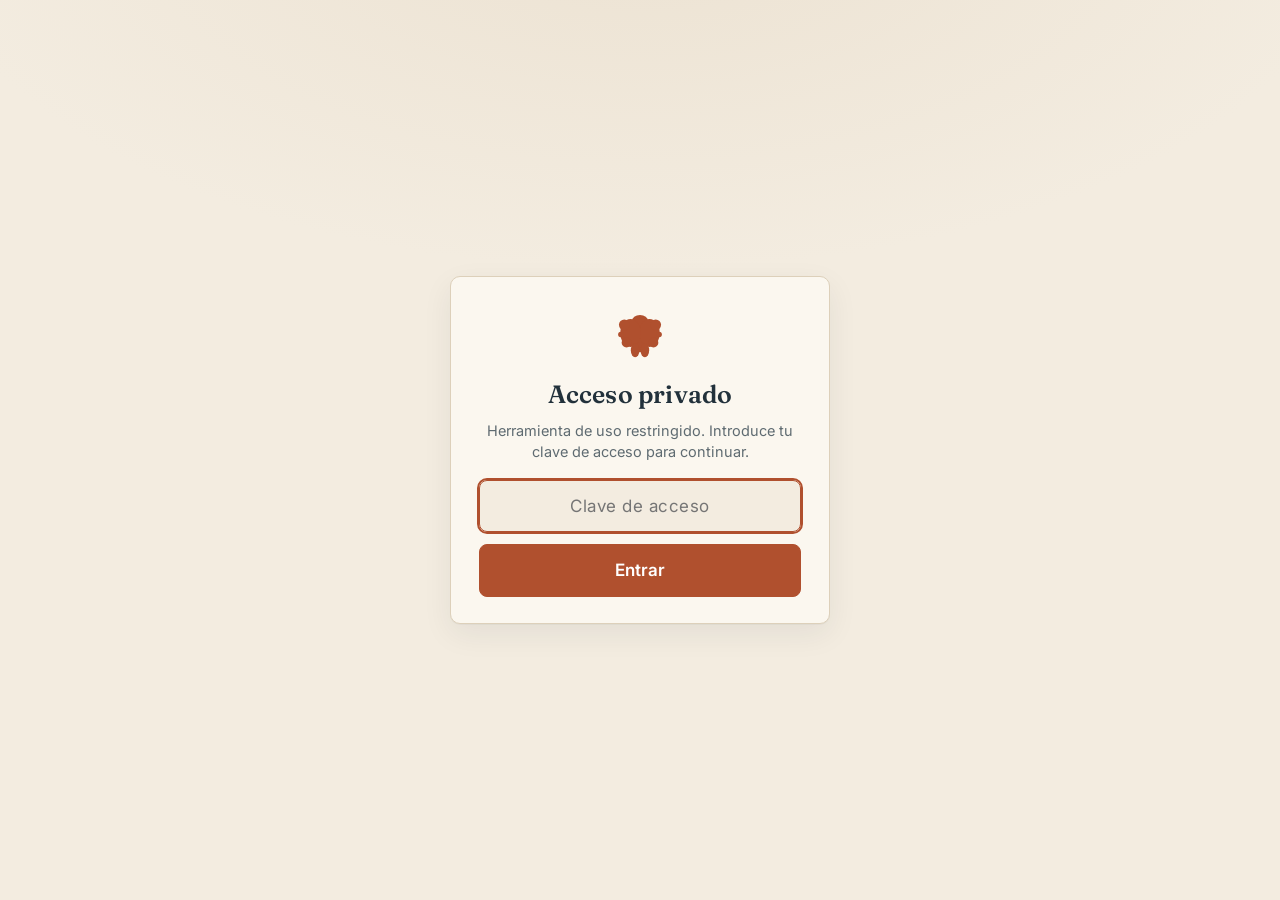
<file: index.html>
<!DOCTYPE html>
<html lang="es">
<head>
  <meta charset="utf-8">
  <meta name="viewport" content="width=device-width, initial-scale=1, viewport-fit=cover">
  <title>Neuro-Screening — Cuestionarios</title>
  <link rel="icon" type="image/svg+xml" href="favicon.svg">
  <meta name="theme-color" content="#f3ece0">
  <link rel="preconnect" href="https://fonts.googleapis.com">
  <link rel="preconnect" href="https://fonts.gstatic.com" crossorigin>
  <link href="https://fonts.googleapis.com/css2?family=Fraunces:opsz,wght@9..144,400;9..144,500;9..144,600&family=Inter:wght@400;500;600;700&display=swap" rel="stylesheet">
  <link rel="stylesheet" href="assets/css/style.css?v=2">
</head>
<body>
  <header class="topbar">
    <div class="wrap">
      <a class="brand" href="index.html"><span class="blot-mark"></span><span><b>Neuro-Screening</b><small>Cuestionarios</small></span></a>
    </div>
  </header>

  <main class="wrap">
    <section class="hero">
      <span class="blot-deco" aria-hidden="true"></span>
      <h1>Cuestionarios</h1>
      <p class="lede">Versiones digitales de varios cuestionarios de cribado, pensadas para rellenar cómodamente
        en ordenador, tablet o iPad.</p>
    </section>

    <div class="disclaimer">
      <strong>Privacidad ante todo:</strong> esta web no tiene servidor ni cuentas. <strong>No se guarda ni se
      envía ningún dato personal.</strong> Tus respuestas se guardan únicamente en este dispositivo y solo se
      comparten si tú generas y envías un enlace. Estos cuestionarios son herramientas de cribado y
      <strong>no constituyen un diagnóstico</strong>.
    </div>

    <section id="datos" class="datos-card">
      <h2>Usuarios</h2>
      <p class="datos-note">Cada usuario guarda sus propias respuestas en este dispositivo. Cambia de usuario
        para rellenar los cuestionarios con otro perfil. No se envía nada a ningún sitio.</p>
      <div class="user-bar">
        <label for="user-select">Usuario activo</label>
        <select id="user-select"></select>
        <button type="button" class="btn-sm" id="user-add">+ Añadir</button>
        <button type="button" class="btn-sm danger" id="user-del">Eliminar</button>
      </div>
      <div class="meta-fields" id="profile-fields"></div>
    </section>

    <div class="landing-actions">
      <button type="button" class="btn primary" id="btn-print-all">Exportar todos los tests completados a PDF</button>
      <button type="button" class="btn" id="btn-share-all">Compartir todos los resultados (enlace)</button>
      <button type="button" class="btn ghost" id="btn-lock" title="Olvidar la clave en este dispositivo">Cerrar acceso</button>
    </div>

    <div class="grid" id="grid"></div>

    <footer class="foot">Uso personal y educativo · Sin servidor · Sin sesiones · Sin datos personales</footer>
  </main>

  <div id="print-all"></div>

  <script src="assets/js/crypto.js"></script>
  <script src="assets/js/share.js"></script>
  <script src="assets/js/blot.js"></script>
  <script src="assets/js/engine.js"></script>
  <script src="assets/js/gate.js"></script>
  <script>
   NeuroGate.require(function () {
    (function () {
      var sel = document.getElementById('user-select');
      var pf = document.getElementById('profile-fields');
      var grid = document.getElementById('grid');

      // --- User switcher ---
      function userLabel(u) { return (u.alias && u.alias.trim()) || 'Sin nombre'; }

      function renderUserSelect() {
        sel.innerHTML = '';
        var cur = NeuroUsers.currentId();
        NeuroUsers.all().forEach(function (u) {
          var o = document.createElement('option');
          o.value = u.id; o.textContent = userLabel(u);
          if (u.id === cur) o.selected = true;
          sel.appendChild(o);
        });
      }

      // --- Profile fields for the active user ---
      function renderFields() {
        pf.innerHTML = '';
        var user = NeuroUsers.current();
        NeuroUsers.fields.forEach(function (f) {
          var wrap = document.createElement('div'); wrap.className = 'field';
          var lab = document.createElement('label'); lab.textContent = f.label; lab.setAttribute('for', 'pf-' + f.key);
          var inp = document.createElement('input');
          inp.id = 'pf-' + f.key; inp.type = f.type || 'text'; inp.placeholder = f.ph || '';
          inp.value = user[f.key] || '';
          inp.addEventListener('input', function () {
            var patch = {}; patch[f.key] = inp.value;
            NeuroUsers.update(NeuroUsers.currentId(), patch);
            if (f.key === 'alias') {
              var opt = sel.querySelector('option[value="' + NeuroUsers.currentId() + '"]');
              if (opt) opt.textContent = userLabel(NeuroUsers.current());
            }
          });
          wrap.appendChild(lab); wrap.appendChild(inp); pf.appendChild(wrap);
        });
      }

      // --- Test cards (with per-user completion status) ---
      function txt(f) { return (f && (f.latam || f.verbatim || f.es)) || f || ''; }
      function renderCards() {
        grid.innerHTML = '';
        var uid = NeuroUsers.currentId();
        var tests = NeuroTests.all();
        tests.forEach(function (t, i) {
          var state = NeuroUsers.testState(uid, t.id);
          var done = Object.keys(state.a).length, total = t.items.length;
          var cls = done === 0 ? 'none' : (done < total ? 'partial' : 'done');
          var label = done === 0 ? 'Sin empezar' : (done < total ? (done + '/' + total + ' respondidas') : '✓ Completado');

          var a = document.createElement('a');
          a.className = 'card';
          a.href = 'test.html?t=' + t.id;
          if (t.color) a.style.setProperty('--ink-accent', t.color);
          var est = NeuroUtil.estMinutes(t.items.length);
          var tags = '<span class="tag">' + t.items.length + ' ítems</span>' +
                     '<span class="tag">≈ ' + est + ' min</span>';
          if (t.copyrighted) tags += '<span class="tag copyright">Con copyright</span>';
          a.innerHTML =
            '<span class="blot-deco" aria-hidden="true">' + NeuroBlot.svg(i) + '</span>' +
            '<div class="idx">' + ('0' + (i + 1)).slice(-2) + ' · ' + (t.code || t.id).toUpperCase() + '</div>' +
            '<h3>' + txt(t.title) + '</h3>' +
            '<div class="meta">' + (t.summary || '') + '</div>' +
            '<div class="card-status ' + cls + '">' + label + '</div>' +
            '<div class="tags">' + tags + '</div>';
          grid.appendChild(a);
        });
        if (!tests.length) grid.innerHTML = '<p>Aún no hay cuestionarios cargados.</p>';
      }

      function refreshAll() { renderUserSelect(); renderFields(); renderCards(); }

      sel.addEventListener('change', function () { NeuroUsers.setCurrent(sel.value); renderFields(); renderCards(); });
      document.getElementById('user-add').addEventListener('click', function () {
        NeuroUsers.add({}); refreshAll();
        var first = pf.querySelector('input'); if (first) first.focus();
      });
      document.getElementById('user-del').addEventListener('click', function () {
        var u = NeuroUsers.current();
        if (!confirm('¿Eliminar el usuario «' + userLabel(u) + '» y todas sus respuestas en este dispositivo?')) return;
        NeuroUsers.remove(NeuroUsers.currentId()); refreshAll();
      });
      document.getElementById('btn-print-all').addEventListener('click', function () { NeuroEngine.printAllCompleted(); });
      document.getElementById('btn-share-all').addEventListener('click', function () { NeuroEngine.shareAllLink(); });

      refreshAll();

      // --- Brand + hero inkblots ---
      var bm = document.querySelector('.brand .blot-mark');
      if (bm) bm.innerHTML = NeuroBlot.svg(1, { blur: 0.8 });
      var hero = document.querySelector('.hero .blot-deco');
      if (hero) hero.innerHTML = NeuroBlot.svg(0);

      var lock = document.getElementById('btn-lock');
      if (lock) lock.addEventListener('click', function () {
        if (confirm('¿Cerrar el acceso en este dispositivo? Tendrás que volver a introducir tu clave.')) NeuroGate.lock();
      });
    })();
   });
  </script>
</body>
</html>
</file>
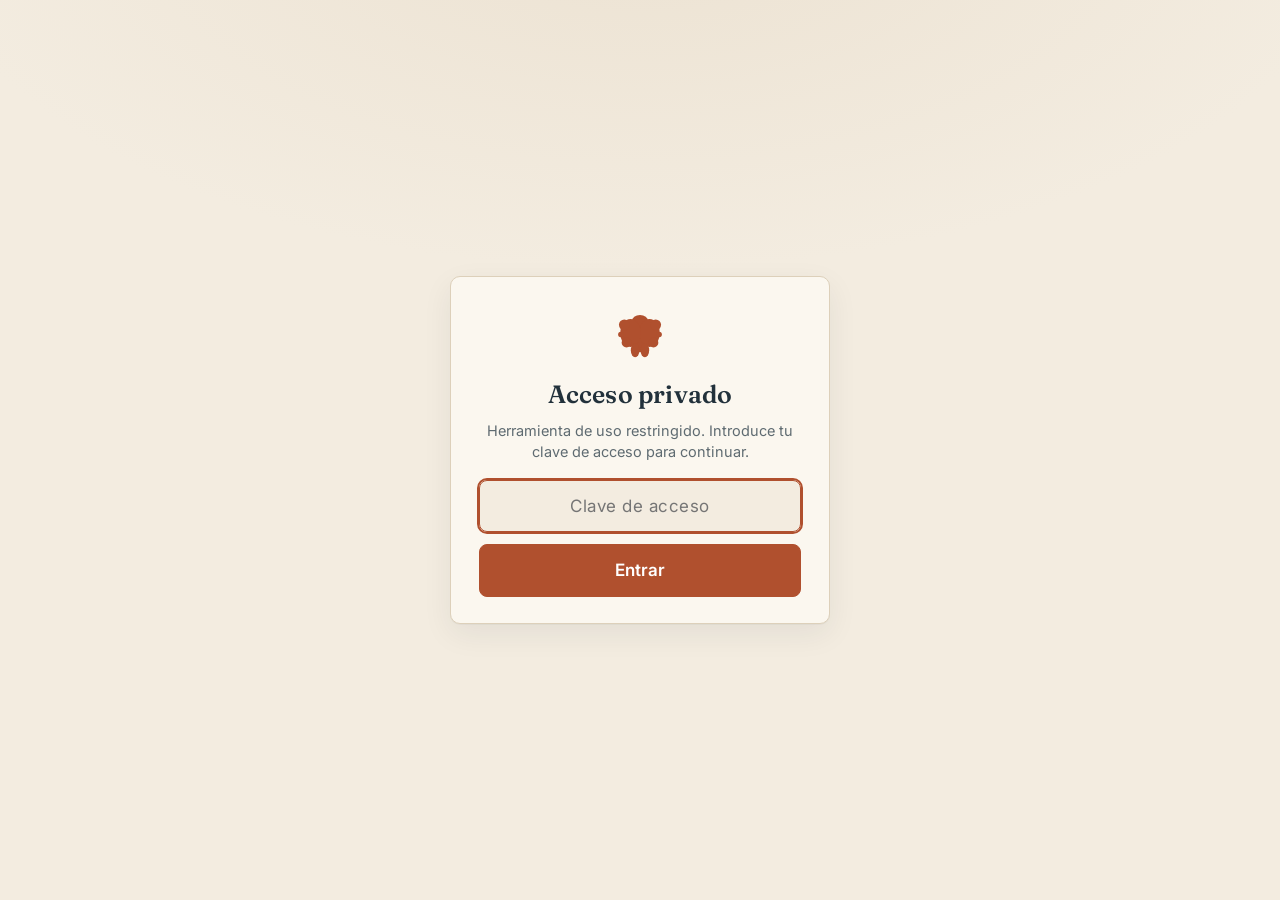
<file: resultados.html>
<!DOCTYPE html>
<html lang="es">
<head>
  <meta charset="utf-8">
  <meta name="viewport" content="width=device-width, initial-scale=1, viewport-fit=cover">
  <meta name="robots" content="noindex">
  <title>Resultados compartidos — Neuro-Screening</title>
  <link rel="icon" type="image/svg+xml" href="favicon.svg">
  <meta name="theme-color" content="#f3ece0">
  <link rel="preconnect" href="https://fonts.googleapis.com">
  <link rel="preconnect" href="https://fonts.gstatic.com" crossorigin>
  <link href="https://fonts.googleapis.com/css2?family=Fraunces:opsz,wght@9..144,400;9..144,500;9..144,600&family=Inter:wght@400;500;600;700&display=swap" rel="stylesheet">
  <link rel="stylesheet" href="assets/css/style.css?v=2">
</head>
<body>
  <header class="topbar no-print">
    <div class="wrap">
      <a class="brand" href="index.html"><span class="blot-mark"></span><span><b>Neuro-Screening</b><small>Cuestionarios</small></span></a>
      <span class="spacer"></span>
      <a class="backlink" href="index.html">‹ Todos los tests</a>
    </div>
  </header>

  <main class="wrap">
    <div class="disclaimer no-print">
      <strong>Resultados compartidos:</strong> esta página solo muestra los datos incluidos en el enlace.
      No se guarda ni se envía nada, y tus propios cuestionarios en este dispositivo no se modifican.
      Esto <strong>no es un diagnóstico</strong>.
    </div>

    <div class="share-head no-print" id="share-head" hidden>
      <h1>Resultados compartidos</h1>
      <p class="sub" id="share-sub"></p>
      <div class="landing-actions">
        <button type="button" class="btn primary" id="btn-print">Exportar a PDF</button>
      </div>
    </div>

    <div id="doc"><p class="loading">Cargando resultados…</p></div>
  </main>

  <!-- Access-gated viewer: the recipient unlocks with their own key, which decrypts
       the test modules; the link itself carries only the compact answer data (?all=). -->
  <script src="assets/js/crypto.js"></script>
  <script src="assets/js/share.js"></script>
  <script src="assets/js/blot.js"></script>
  <script src="assets/js/engine.js"></script>
  <script src="assets/js/gate.js"></script>
  <script>
   NeuroGate.require(function () {
      var bm = document.querySelector('.brand .blot-mark');
      if (bm && window.NeuroBlot) bm.innerHTML = NeuroBlot.svg(1, { blur: 0.8 });

      var doc = document.getElementById('doc');
      var enc = new URLSearchParams(location.search).get('all');
      if (!enc) { doc.innerHTML = '<div class="disclaimer">Este enlace no contiene resultados. <a href="index.html">Volver al inicio</a>.</div>'; return; }

      NeuroShare.decodeAsync(enc).then(function (model) {
        if (!model) { doc.innerHTML = '<div class="disclaimer">No se pudo leer este enlace.</div>'; return; }
        var res = NeuroEngine.renderShared(model, 'doc');
        if (!res) return; // renderShared already printed an error
        var head = document.getElementById('share-head');
        var who = (res.meta.alias && res.meta.alias.trim()) || 'Sin nombre';
        document.getElementById('share-sub').textContent =
          who + ' · ' + res.count + ' test(s)' + (res.meta.fecha ? ' · ' + res.meta.fecha : '');
        head.hidden = false;
        document.getElementById('btn-print').addEventListener('click', function () { window.print(); });
      });
   });
  </script>
</body>
</html>
</file>
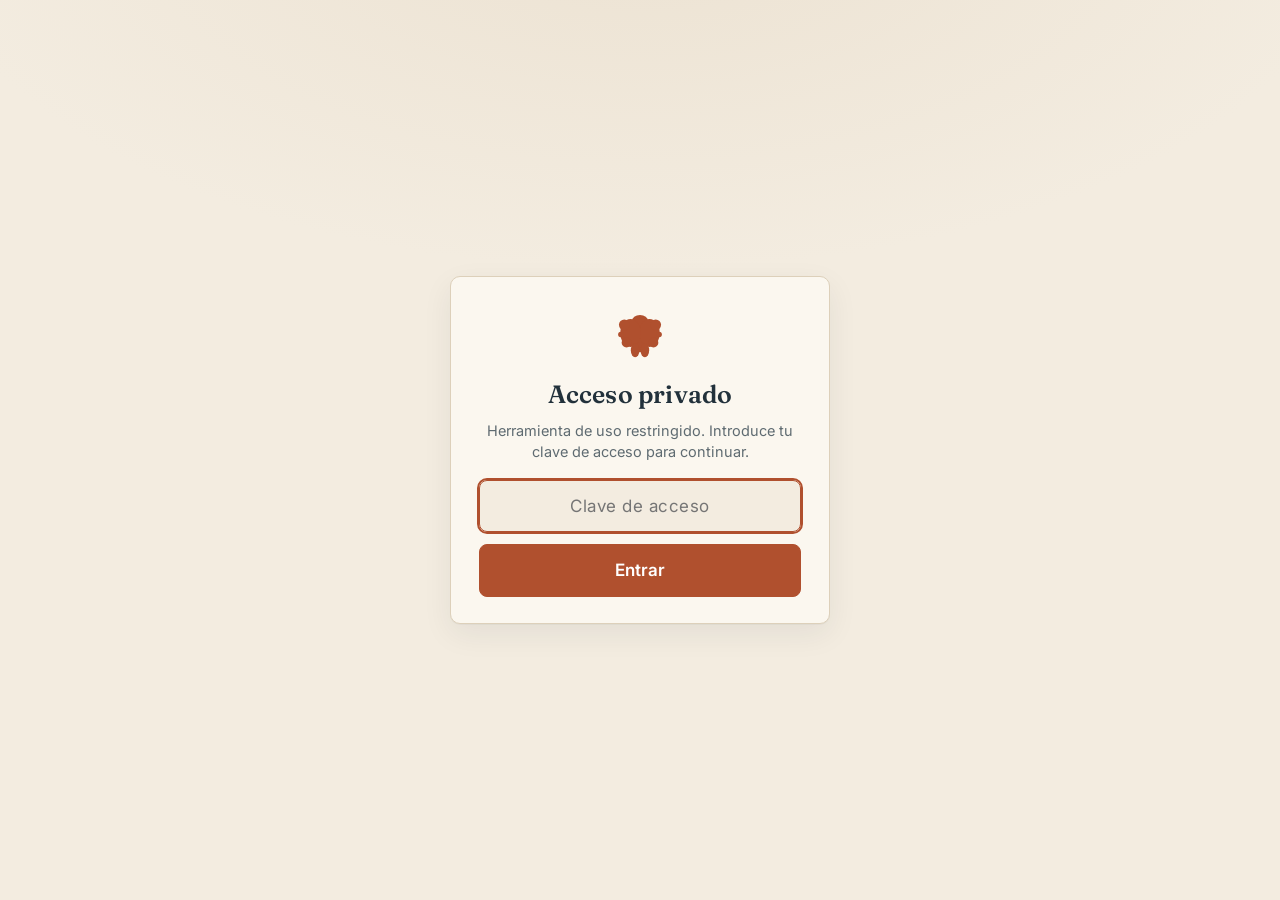
<file: test.html>
<!DOCTYPE html>
<html lang="es">
<head>
  <meta charset="utf-8">
  <meta name="viewport" content="width=device-width, initial-scale=1, viewport-fit=cover">
  <meta name="robots" content="noindex">
  <title>Test — Neuro-Screening</title>
  <link rel="icon" type="image/svg+xml" href="favicon.svg">
  <meta name="theme-color" content="#f3ece0">
  <link rel="preconnect" href="https://fonts.googleapis.com">
  <link rel="preconnect" href="https://fonts.gstatic.com" crossorigin>
  <link href="https://fonts.googleapis.com/css2?family=Fraunces:opsz,wght@9..144,400;9..144,500;9..144,600&family=Inter:wght@400;500;600;700&display=swap" rel="stylesheet">
  <link rel="stylesheet" href="assets/css/style.css?v=2">
</head>
<body>
  <header class="topbar no-print">
    <div class="wrap">
      <a class="brand" href="index.html"><span class="blot-mark"></span><span><b>Neuro-Screening</b><small>Cuestionarios</small></span></a>
      <span class="spacer"></span>
      <a class="backlink" href="index.html">‹ Todos los tests</a>
    </div>
  </header>

  <main class="wrap">
    <div class="disclaimer no-print">
      <strong>Privacidad:</strong> nada se envía ni se guarda en ningún servidor. Tus respuestas viven solo
      en este dispositivo (y en el enlace que tú decidas compartir). No se recogen datos personales.
      Esto <strong>no es un diagnóstico</strong>.
    </div>
    <div id="app"></div>
    <footer class="foot">Solo para uso personal y educativo. Comenta cualquier resultado con un profesional cualificado.</footer>
  </main>

  <!-- core -->
  <script src="assets/js/crypto.js"></script>
  <script src="assets/js/share.js"></script>
  <script src="assets/js/blot.js"></script>
  <script src="assets/js/engine.js"></script>
  <script src="assets/js/gate.js"></script>
  <script>
    NeuroGate.require(function () {
      NeuroEngine.start('app');
      var bm = document.querySelector('.brand .blot-mark');
      if (bm && window.NeuroBlot) bm.innerHTML = NeuroBlot.svg(1, { blur: 0.8 });
    });
  </script>
</body>
</html>
</file>
<file: assets/css/style.css>
/* ============================================================
   Neuro-Screening — "Rorschach editorial"
   Mid-century psychology editorial: warm paper + ink, Fraunces
   serif display, grotesque body, symmetric inkblot motif.
   Each test carries its own ink (--ink-accent) for separation.
   Form area stays calm + legible; art lives in the chrome.
   ============================================================ */
:root {
  --paper:    #f3ece0;
  --paper-2:  #ece2d2;
  --surface:  #fbf7ef;
  --surface-2:#f1e9da;
  --ink:      #22313b;
  --ink-soft: #5f6b71;
  --line:     #ddd0ba;
  --line-2:   #cdbda0;
  --ink-accent: #b0502e;     /* overridden per test by the engine */
  --accent-tint: #f0e7d8;    /* recomputed per test via color-mix */
  --warn-bg:  #f6eccf;
  --warn-line:#dcc079;
  --danger:   #9d3b2f;
  --radius: 10px;
  --shadow: 0 1px 0 rgba(34,49,59,.04), 0 10px 30px rgba(34,49,59,.07);
  --maxw: 840px;
  --font-display: "Fraunces", Georgia, "Times New Roman", serif;
  --font: "Inter", -apple-system, BlinkMacSystemFont, "Segoe UI", Roboto, sans-serif;
}

* { box-sizing: border-box; }
html { -webkit-text-size-adjust: 100%; }
body {
  margin: 0;
  font-family: var(--font);
  color: var(--ink);
  background-color: var(--paper);
  background-image:
    radial-gradient(circle at 50% 0, rgba(176,80,46,.04), transparent 60%);
  line-height: 1.55;
  font-size: 17px;
  --accent-tint: color-mix(in srgb, var(--ink-accent) 12%, var(--surface));
}
a { color: var(--ink-accent); text-underline-offset: 2px; }

.wrap { max-width: var(--maxw); margin: 0 auto; padding: 0 20px; }

/* ---------- Inkblot motif ---------- */
.blot { display: block; width: 100%; height: 100%; color: var(--ink-accent); }
.blot-deco { position: absolute; pointer-events: none; opacity: .13; z-index: 0; }
.blot-mark { width: 30px; height: 30px; flex: none; opacity: .9; }

/* ---------- Top bar ---------- */
.topbar {
  background: color-mix(in srgb, var(--paper) 86%, #fff);
  border-bottom: 1px solid var(--line);
  position: sticky; top: 0; z-index: 30;
  backdrop-filter: saturate(1.1) blur(2px);
}
.topbar .wrap { display: flex; align-items: center; gap: 12px; min-height: 60px; }
.topbar .brand { display: flex; align-items: center; gap: 11px; text-decoration: none; color: var(--ink); }
.topbar .brand .blot-mark { color: var(--ink-accent); }
.topbar .brand b { font-family: var(--font-display); font-weight: 600; font-size: 20px; letter-spacing: .2px; line-height: 1; }
.topbar .brand small { display: block; font-weight: 500; color: var(--ink-soft); font-size: 11px; letter-spacing: 1.4px; text-transform: uppercase; margin-top: 3px; }
.topbar .spacer { flex: 1; }
.backlink { text-decoration: none; color: var(--ink-accent); font-weight: 600; font-size: 14px; letter-spacing: .2px; }

/* ---------- Disclaimer ---------- */
.disclaimer {
  background: var(--warn-bg);
  border: 1px solid var(--warn-line);
  border-radius: var(--radius);
  padding: 14px 16px; margin: 18px 0;
  font-size: 14.5px; color: #5a4a1c;
}
.disclaimer strong { color: #463808; }

/* ---------- Landing hero ---------- */
.hero { position: relative; padding: 30px 0 6px; overflow: hidden; }
.hero h1 { font-family: var(--font-display); font-weight: 600; font-size: 44px; line-height: 1.02; letter-spacing: -.5px; margin: 0 0 8px; }
.hero .lede { color: var(--ink-soft); margin: 0 0 6px; max-width: 60ch; position: relative; z-index: 1; }
.hero .blot-deco { top: -26px; right: -40px; width: 220px; height: 220px; }

/* ---------- "Tus datos" card ---------- */
.datos-card {
  background: var(--surface); border: 1px solid var(--line);
  border-radius: var(--radius); padding: 20px; margin: 20px 0; box-shadow: var(--shadow);
}
.datos-card h2 { font-family: var(--font-display); font-weight: 600; margin: 0 0 4px; font-size: 22px; }
.datos-card .datos-note { margin: 0 0 14px; color: var(--ink-soft); font-size: 14px; }
.datos-card .meta-fields { margin: 0; border: 0; padding: 0; box-shadow: none; background: transparent; }

/* ---------- User switcher ---------- */
.user-bar { display: flex; flex-wrap: wrap; gap: 10px; align-items: center; margin: 0 0 16px; }
.user-bar label { font-size: 12px; color: var(--ink-soft); font-weight: 600; text-transform: uppercase; letter-spacing: .6px; }
.user-bar select {
  font: inherit; padding: 10px 12px; border: 1px solid var(--line);
  border-radius: 8px; background: var(--paper); color: var(--ink); min-width: 170px;
}
.user-bar select:focus { outline: 2px solid var(--ink-accent); border-color: var(--ink-accent); }
.btn-sm {
  font: inherit; font-weight: 600; cursor: pointer; min-height: 42px;
  border: 1px solid var(--line); background: var(--surface); color: var(--ink);
  padding: 9px 14px; border-radius: 8px;
}
.btn-sm:hover { background: var(--surface-2); }
.btn-sm.danger { color: var(--danger); border-color: #e6c3bc; }

/* ---------- Landing actions ---------- */
.landing-actions { display: flex; flex-wrap: wrap; gap: 10px; margin: 4px 0 22px; }

/* ---------- Per-card status ---------- */
.card-status { margin-top: 12px; font-size: 13px; font-weight: 600; position: relative; z-index: 1; }
.card-status.done { color: #2e7d52; }
.card-status.partial { color: var(--ink-accent); }
.card-status.none { color: var(--ink-soft); font-weight: 500; }

/* ---------- Version badge (test page) ---------- */
.version-badge {
  display: inline-flex; align-items: center; gap: 6px; cursor: default; user-select: none;
  font-size: 14px; color: var(--ink-soft);
  background: var(--paper); border: 1px solid var(--line); border-radius: 8px; padding: 9px 13px;
}
.version-badge b { color: var(--ink); font-weight: 600; }

/* Print-all container — hidden on screen, shown only while printing all tests */
#print-all { display: none; }

/* ---------- Shared results viewer (resultados.html) ---------- */
.share-head h1 { font-family: var(--font-display); font-weight: 600; font-size: 32px; margin: 20px 0 4px; letter-spacing: -.3px; }
.share-head .sub { color: var(--ink-soft); margin: 0 0 2px; }
.loading { color: var(--ink-soft); padding: 30px 0; }
.results-doc .print-test { margin: 8px 0 34px; }
.results-doc .print-test + .print-test { border-top: 1px solid var(--line); padding-top: 22px; }

/* ---------- Cards (landing) ---------- */
.grid { display: grid; grid-template-columns: 1fr; gap: 16px; margin: 8px 0 44px; }
@media (min-width: 640px) { .grid { grid-template-columns: 1fr 1fr; } }

.card {
  position: relative; overflow: hidden;
  display: flex; flex-direction: column;
  background: var(--surface);
  border: 1px solid var(--line);
  border-left: 5px solid var(--ink-accent);
  border-radius: var(--radius);
  padding: 20px 20px 18px;
  text-decoration: none; color: inherit;
  box-shadow: var(--shadow);
  transition: transform .14s ease, box-shadow .14s ease;
}
.card:hover { transform: translateY(-3px); box-shadow: 0 14px 36px rgba(34,49,59,.13); }
.card .blot-deco { top: -34px; right: -34px; width: 130px; height: 130px; opacity: .1; }
.card .idx { font-family: var(--font-display); font-weight: 500; color: var(--ink-accent); font-size: 14px; letter-spacing: 1px; margin-bottom: 6px; position: relative; z-index: 1; }
.card h3 { font-family: var(--font-display); font-weight: 600; margin: 0 0 6px; font-size: 21px; line-height: 1.12; position: relative; z-index: 1; }
.card .meta { color: var(--ink-soft); font-size: 14.5px; flex: 1; position: relative; z-index: 1; }
.card .tags { margin-top: 14px; display: flex; gap: 7px; flex-wrap: wrap; position: relative; z-index: 1; }
.tag { font-size: 12px; padding: 4px 11px; border-radius: 999px; background: var(--surface-2); color: var(--ink-soft); border: 1px solid var(--line); }
.tag.copyright { background: #f7e3df; color: var(--danger); border-color: #e6c3bc; }

/* ---------- Test header ---------- */
.test-head { position: relative; padding: 26px 0 6px; overflow: hidden; }
.test-head .blot-deco { top: -30px; right: -30px; width: 180px; height: 180px; }
.test-head .kicker { font-family: var(--font-display); color: var(--ink-accent); font-weight: 500; letter-spacing: 1px; font-size: 14px; position: relative; z-index: 1; }
.test-head h1 { font-family: var(--font-display); font-weight: 600; margin: 4px 0 6px; font-size: 33px; line-height: 1.06; letter-spacing: -.3px; position: relative; z-index: 1; max-width: 18ch; }
.test-head .sub { color: var(--ink-soft); margin: 0; position: relative; z-index: 1; }

/* ---------- Chips ---------- */
.chips { display: flex; flex-wrap: wrap; gap: 8px; margin-top: 14px; position: relative; z-index: 1; }
.chip {
  display: inline-flex; align-items: center; gap: 6px;
  font-size: 13px; font-weight: 600; color: var(--ink-soft);
  background: var(--surface); border: 1px solid var(--line);
  border-radius: 999px; padding: 6px 13px; line-height: 1;
}
.chip svg { width: 14px; height: 14px; flex: none; }
.chip-prog { color: var(--ink-accent); border-color: color-mix(in srgb, var(--ink-accent) 35%, var(--line)); }
.chip-prog.done { color: #fff; background: var(--ink-accent); border-color: var(--ink-accent); }

/* ---------- Controls row ---------- */
.controls {
  display: flex; flex-wrap: wrap; gap: 12px; align-items: center;
  background: var(--surface); border: 1px solid var(--line);
  border-radius: var(--radius); padding: 12px 14px; margin: 18px 0;
}
.controls .group { display: flex; align-items: center; gap: 10px; }
.controls label { font-size: 12px; color: var(--ink-soft); font-weight: 600; text-transform: uppercase; letter-spacing: .6px; }
.seg { display: inline-flex; border: 1px solid var(--line); border-radius: 8px; overflow: hidden; background: var(--paper); }
.seg button {
  border: 0; background: transparent; color: var(--ink-soft);
  padding: 9px 14px; font-size: 14px; cursor: pointer; font-family: inherit;
}
.seg button + button { border-left: 1px solid var(--line); }
.seg button[aria-pressed="true"] { background: var(--ink-accent); color: #fff; font-weight: 600; }

/* ---------- Profile bar ---------- */
.profile-bar {
  display: flex; flex-wrap: wrap; gap: 26px; align-items: center;
  background: var(--surface); border: 1px solid var(--line);
  border-left: 4px solid var(--ink-accent);
  border-radius: var(--radius); padding: 13px 18px; margin: 14px 0;
}
.profile-bar .pf { display: flex; flex-direction: column; }
.profile-bar .pf-k { font-size: 11px; text-transform: uppercase; letter-spacing: .8px; color: var(--ink-soft); }
.profile-bar .pf-v { font-family: var(--font-display); font-size: 18px; font-weight: 500; }
.profile-bar .pf-edit { margin-left: auto; font-size: 14px; font-weight: 600; text-decoration: none; color: var(--ink-accent); }
.profile-bar .pf-note { margin-left: auto; font-size: 13px; color: var(--ink-soft); font-style: italic; }

/* ---------- Meta fields ---------- */
.meta-fields {
  display: grid; gap: 14px; grid-template-columns: 1fr;
  background: var(--surface); border: 1px solid var(--line);
  border-radius: var(--radius); padding: 16px; margin: 16px 0;
}
@media (min-width: 560px) { .meta-fields { grid-template-columns: 2fr 1fr 1fr; } }
.field { display: flex; flex-direction: column; gap: 6px; }
.field label { font-size: 12px; font-weight: 600; color: var(--ink-soft); text-transform: uppercase; letter-spacing: .5px; }
.field input {
  font: inherit; padding: 12px 13px; border: 1px solid var(--line);
  border-radius: 8px; background: var(--paper); color: var(--ink);
}
.field input:focus { outline: 2px solid var(--ink-accent); border-color: var(--ink-accent); background: #fff; }

/* ---------- Instructions ---------- */
.instructions {
  background: var(--accent-tint); border: 1px solid var(--line);
  border-radius: var(--radius); padding: 15px 17px; margin: 16px 0; font-size: 15.5px;
}

/* ---------- Progress ---------- */
.progress-wrap { position: sticky; top: 60px; z-index: 20; background: var(--paper); padding: 9px 0; }
.progress { height: 7px; background: var(--surface-2); border-radius: 999px; overflow: hidden; border: 1px solid var(--line); }
.progress > i { display: block; height: 100%; width: 0; background: var(--ink-accent); transition: width .25s ease; }
.progress-label { font-size: 13px; color: var(--ink-soft); margin-top: 6px; }

/* ---------- Items ---------- */
.section-title {
  font-family: var(--font-display); font-weight: 600;
  margin: 30px 0 12px; font-size: 19px; color: var(--ink);
  border-bottom: 2px solid var(--ink-accent); padding-bottom: 7px;
}
.item {
  background: var(--surface); border: 1px solid var(--line);
  border-radius: var(--radius); padding: 18px; margin: 13px 0;
}
.item.unanswered { border-left: 4px solid var(--line-2); }
.item .q { display: flex; gap: 12px; margin-bottom: 13px; }
.item .q .n { font-family: var(--font-display); font-weight: 600; color: var(--ink-accent); font-size: 19px; min-width: 1.5em; line-height: 1.2; }
.item .q .t { font-size: 16.5px; padding-top: 1px; }
.options { display: grid; gap: 8px; }
.opt {
  display: flex; align-items: center; gap: 11px;
  border: 1px solid var(--line); border-radius: 8px;
  padding: 12px 13px; cursor: pointer; min-height: 48px;
  background: var(--paper); transition: background .1s, border-color .1s;
}
.opt:hover { background: var(--surface-2); }
.opt input { width: 20px; height: 20px; accent-color: var(--ink-accent); flex: none; }
.opt.checked { border-color: var(--ink-accent); border-width: 1.5px; background: var(--accent-tint); }
.opt .lbl { font-size: 15px; }
.opt .val { margin-left: auto; color: var(--ink-soft); font-size: 13px; font-family: var(--font-display); }

.scale-h .options { grid-auto-flow: column; grid-auto-columns: 1fr; gap: 6px; }
.scale-h .opt { flex-direction: column; text-align: center; gap: 7px; padding: 11px 6px; }
.scale-h .opt .val { margin: 0; }
@media (max-width: 640px) { .scale-h .options { grid-auto-flow: row; } .scale-h .opt { flex-direction: row; text-align: left; } }

/* ---------- Action bar ---------- */
.actions {
  display: flex; flex-wrap: wrap; gap: 10px; margin: 26px 0 16px;
  position: sticky; bottom: 0; background: var(--paper); padding: 13px 0;
  border-top: 1px solid var(--line);
}
.btn {
  font: inherit; font-weight: 600; cursor: pointer;
  border: 1px solid var(--line); background: var(--surface); color: var(--ink);
  padding: 12px 17px; border-radius: 8px; min-height: 48px;
}
.btn:hover { background: var(--surface-2); }
.btn.primary { background: var(--ink-accent); color: #fff; border-color: var(--ink-accent); }
.btn.accent { background: var(--ink); color: var(--paper); border-color: var(--ink); }
.btn.ghost { background: transparent; }
.btn:disabled { opacity: .5; cursor: not-allowed; }

/* ---------- Scores & interpretation ---------- */
.results { margin: 22px 0 60px; }
.scorebox {
  background: var(--surface); border: 1px solid var(--line);
  border-top: 3px solid var(--ink-accent);
  border-radius: var(--radius); padding: 20px; margin-bottom: 14px;
}
.scorebox h2 { font-family: var(--font-display); font-weight: 600; margin: 0 0 12px; font-size: 21px; }
.score-row { display: flex; justify-content: space-between; align-items: baseline; padding: 9px 0; border-bottom: 1px dashed var(--line); }
.score-row:last-child { border-bottom: 0; }
.score-row .name { color: var(--ink-soft); }
.score-row .num { font-family: var(--font-display); font-weight: 600; font-size: 20px; }
.score-row .num small { color: var(--ink-soft); font-weight: 500; }

.interpretation {
  background: var(--accent-tint); border: 1px solid var(--line);
  border-radius: var(--radius); padding: 20px; margin-top: 6px;
}
.interpretation h3 { font-family: var(--font-display); font-weight: 600; margin: 0 0 10px; font-size: 19px; }
.interpretation .band { font-weight: 700; }
.interpretation .note { font-size: 14px; color: var(--ink-soft); margin-top: 12px; }

footer.foot { color: var(--ink-soft); font-size: 13px; padding: 32px 0; text-align: center; }

/* ---------- Toast ---------- */
.toast {
  position: fixed; left: 50%; bottom: 22px; transform: translateX(-50%);
  background: var(--ink); color: var(--paper); padding: 11px 18px; border-radius: 999px;
  font-size: 14px; z-index: 100; opacity: 0; pointer-events: none; transition: opacity .2s;
}
.toast.show { opacity: 1; }

/* ============================================================
   PRINT → PDF.  Filled form + numeric scores. Calm B/W-leaning.
   ============================================================ */
@media print {
  :root { --paper: #fff; --surface: #fff; --ink-accent: #333; --accent-tint: #f4f4f4; }
  @page { margin: 14mm 15mm; }
  body { background: #fff; font-size: 10.5pt; line-height: 1.35; }
  .topbar, .controls, .actions, .progress-wrap, .no-print, .interpretation, .blot-deco { display: none !important; }
  .wrap { max-width: none; padding: 0; }
  .test-head { margin-bottom: 6px; }
  .test-head h1 { font-size: 18pt; margin: 2px 0; }
  .test-head .blot-deco { display: none !important; }
  .instructions { margin: 8px 0; padding: 8px 10px; font-size: 10pt; }
  .scorebox, .meta-fields { box-shadow: none; break-inside: avoid; border-color: #bbb; }

  /* Profile → single compact line: "Alias: …  Edad: …  Fecha: …" */
  .profile-bar {
    flex-direction: row; flex-wrap: wrap; gap: 22px; align-items: baseline;
    background: none; box-shadow: none; break-inside: avoid;
    border: 0; border-bottom: 2px solid #999; border-radius: 0;
    padding: 0 0 8px; margin: 4px 0 10px;
  }
  .profile-bar .pf { flex-direction: row; gap: 6px; align-items: baseline; }
  .profile-bar .pf-k::after { content: ":"; }
  .profile-bar .pf-v { font-size: 11.5pt; }

  /* --- Document-style item rows: question left, chosen answer right --- */
  .item {
    display: flex; align-items: baseline; gap: 14px;
    background: none; border: 0; border-bottom: 1px solid #e2e2e2;
    border-radius: 0; padding: 5px 0; margin: 0; box-shadow: none;
    break-inside: avoid;
  }
  .item .q { flex: 1; display: flex; gap: 7px; margin: 0; }
  .item .q .n { font-size: 10.5pt; min-width: 1.8em; }
  .item .q .t { font-size: 10.5pt; padding: 0; }

  .options { display: block; flex: none; max-width: 42%; text-align: right; }
  .opt:not(.checked) { display: none; }
  .opt.checked {
    display: inline-flex; align-items: baseline; gap: 6px;
    border: 0; background: none !important; padding: 0; margin: 0;
    min-height: 0; font-weight: 600;
  }
  .opt.checked input { display: none; }
  .opt.checked .lbl { font-size: 10pt; }
  .opt.checked .val {
    margin: 0; font-weight: 700; color: #000;
    border: 1px solid #999; border-radius: 4px; padding: 0 5px;
  }
  .scale-h .opt.checked { flex-direction: row; }

  /* Unanswered → explicit blank marker so gaps are obvious in the document */
  .item.unanswered { border-left: 0; }
  .item.unanswered .options::after { content: "— sin responder"; color: #999; font-size: 9.5pt; }

  .section-title { font-size: 13pt; margin: 16px 0 6px; break-after: avoid; }
  a[href]:after { content: ""; }

  /* --- Print-all (landing): show only the generated combined document --- */
  body.printing-all .hero,
  body.printing-all .disclaimer,
  body.printing-all .datos-card,
  body.printing-all .landing-actions,
  body.printing-all .grid,
  body.printing-all main > .foot { display: none !important; }
  body.printing-all #print-all { display: block; }
  #print-all .print-test + .print-test { break-before: page; }
  #print-all .test-head { padding-top: 0; }

  /* Shared results viewer: one test per page, drop the on-screen dividers */
  .results-doc .print-test + .print-test { break-before: page; border-top: 0; padding-top: 0; }
  .share-head { display: none !important; }
}

/* ------------------------------ Access gate ------------------------------ */
/* While locked, hide the app chrome; the overlay covers everything anyway. */
.neuro-locked .topbar,
.neuro-locked main,
.neuro-locked #print-all { display: none !important; }

.gate-overlay {
  position: fixed; inset: 0; z-index: 1000;
  display: flex; align-items: center; justify-content: center; padding: 24px;
  background:
    radial-gradient(1200px 600px at 50% -10%, var(--paper-2), transparent 60%),
    var(--paper);
}
.gate-card {
  width: 100%; max-width: 380px;
  background: var(--surface); border: 1px solid var(--line);
  border-radius: var(--radius); box-shadow: var(--shadow);
  padding: 30px 28px 26px; text-align: center;
}
.gate-mark { width: 54px; height: 54px; margin: 0 auto 14px; color: var(--ink-accent); }
.gate-card h1 { font-family: var(--font-display); font-weight: 600; font-size: 25px; margin: 0 0 6px; letter-spacing: .2px; }
.gate-sub { color: var(--ink-soft); font-size: 14.5px; margin: 0 0 18px; line-height: 1.45; }
.gate-card input {
  width: 100%; font: inherit; text-align: center; letter-spacing: .5px;
  padding: 12px 14px; border: 1px solid var(--line-2); border-radius: 8px;
  background: var(--paper); color: var(--ink); margin: 0 0 12px;
}
.gate-card input:focus { outline: 2px solid var(--ink-accent); border-color: var(--ink-accent); }
.gate-card .btn.primary { width: 100%; justify-content: center; }
.gate-card .btn[disabled] { opacity: .6; cursor: default; }
.gate-err { color: #a3341f; font-size: 13.5px; font-weight: 600; margin: 12px 0 0; }
</file>
